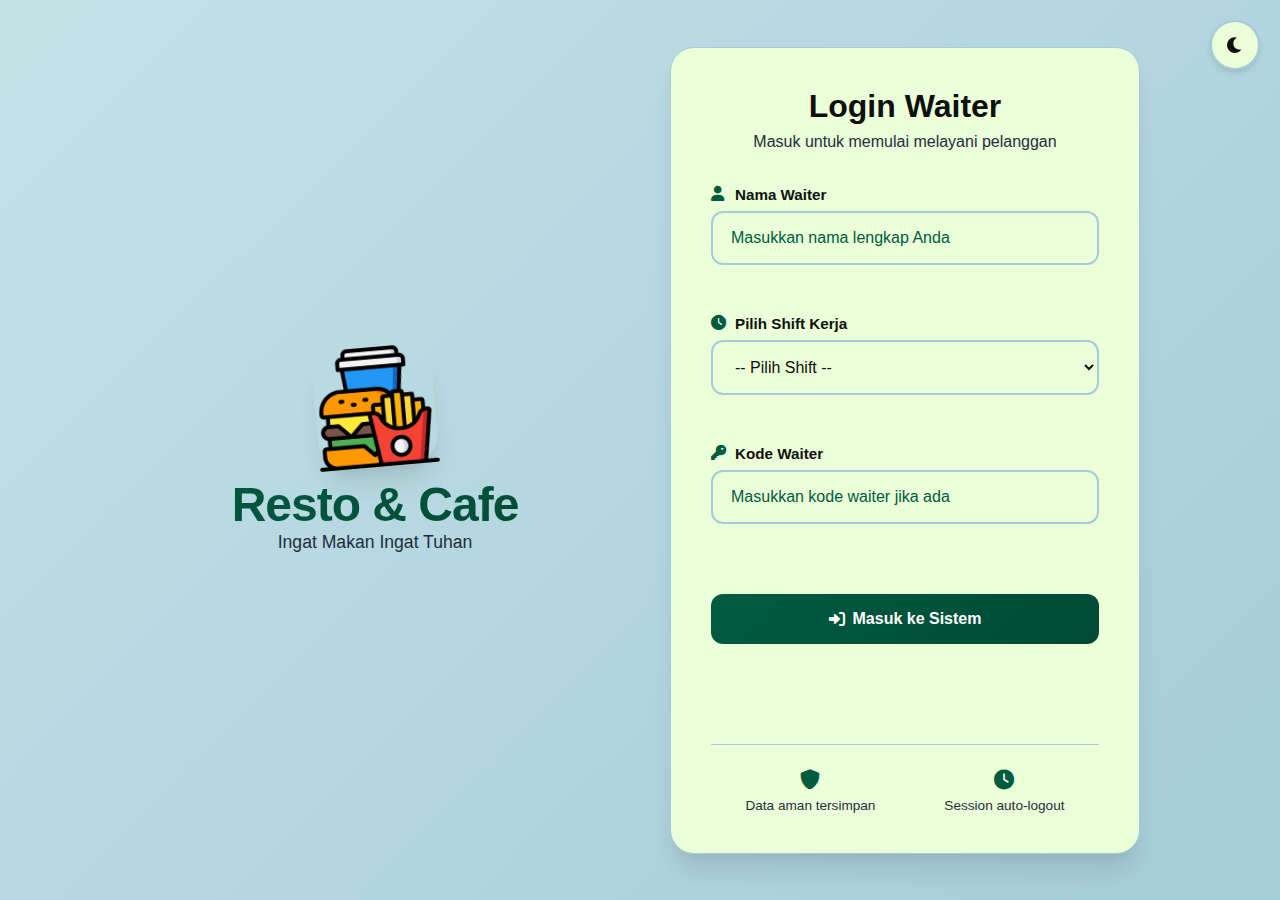
<file: index.html>
<!DOCTYPE html>
<html lang="id">
<head>
    <meta charset="UTF-8">
    <meta name="viewport" content="width=device-width, initial-scale=1.0">
    <title>Sistem Pemesanan Restoran - Login</title>
    <link href="https://cdnjs.cloudflare.com/ajax/libs/font-awesome/6.0.0/css/all.min.css" rel="stylesheet">
    <link rel="stylesheet" href="./assets/css/style.css">
    <link rel="icon" href="./assets/img/burger.png">
</head>
<body class="light-theme">
    <!-- Theme Toggle -->
    <div class="theme-toggle">
        <button id="tombolTheme" class="btn-theme">
            <i class="fas fa-moon"></i>
        </button>
    </div>

    <div class="container">
        <div class="login-wrapper">
            <!-- Logo dan Brand -->
            <div class="brand-section">
                <div class="logo">
                    <img src="./assets/img/burger.png" alt="logo">
                    <!-- <i class="fas fa-utensils"></i> -->
                </div>
                <h1>Resto & Cafe</h1>
                <p class="tagline">Ingat Makan Ingat Tuhan</p>
            </div>

            <!-- Form Login -->
            <div class="login-card">
                <div class="card-header">
                    <h2>Login Waiter</h2>
                    <p>Masuk untuk memulai melayani pelanggan</p>
                </div>

                <form id="formLogin" class="login-form">
                    <div class="form-group">
                        <label for="namaWaiter">
                            <i class="fas fa-user"></i>
                            Nama Waiter
                        </label>
                        <input 
                            type="text" 
                            id="namaWaiter" 
                            required 
                            placeholder="Masukkan nama lengkap Anda"
                            autocomplete="name"
                        >
                        <div class="input-feedback"></div>
                    </div>

                    <div class="form-group">
                        <label for="shiftWaiter">
                            <i class="fas fa-clock"></i>
                            Pilih Shift Kerja
                        </label>
                        <select id="shiftWaiter" required>
                            <option value="">-- Pilih Shift --</option>
                            <option value="pagi">🌅 Shift Pagi (06:00 - 14:00)</option>
                            <option value="siang">☀️ Shift Siang (14:00 - 22:00)</option>
                            <option value="malam">🌙 Shift Malam (22:00 - 06:00)</option>
                        </select>
                        <div class="input-feedback"></div>
                    </div>

                    <div class="form-group">
                        <label for="kodeWaiter">
                            <i class="fas fa-key"></i>
                            Kode Waiter
                        </label>
                        <input 
                            type="text" 
                            id="kodeWaiter" 
                            placeholder="Masukkan kode waiter jika ada"
                            maxlength="6"
                        >
                        <div class="input-feedback"></div>
                    </div>

                    <button type="submit" class="btn-login">
                        <span class="btn-text">
                            <i class="fas fa-sign-in-alt"></i>
                            Masuk ke Sistem
                        </span>
                        <div class="btn-loading">
                            <i class="fas fa-spinner fa-spin"></i>
                            Memproses...
                        </div>
                    </button>
                </form>

                <div id="pesanNotifikasi" class="notifikasi"></div>

                <!-- Informasi Tambahan -->
                <div class="info-section">
                    <div class="info-item">
                        <i class="fas fa-shield-alt"></i>
                        <span>Data aman tersimpan</span>
                    </div>
                    <div class="info-item">
                        <i class="fas fa-clock"></i>
                        <span>Session auto-logout</span>
                    </div>
                </div>
            </div>
        </div>
    </div>

    

    <!-- Load JavaScript sebagai module -->
    <script type="module" src="./src/main.js"></script>
</body>
</html>
</file>
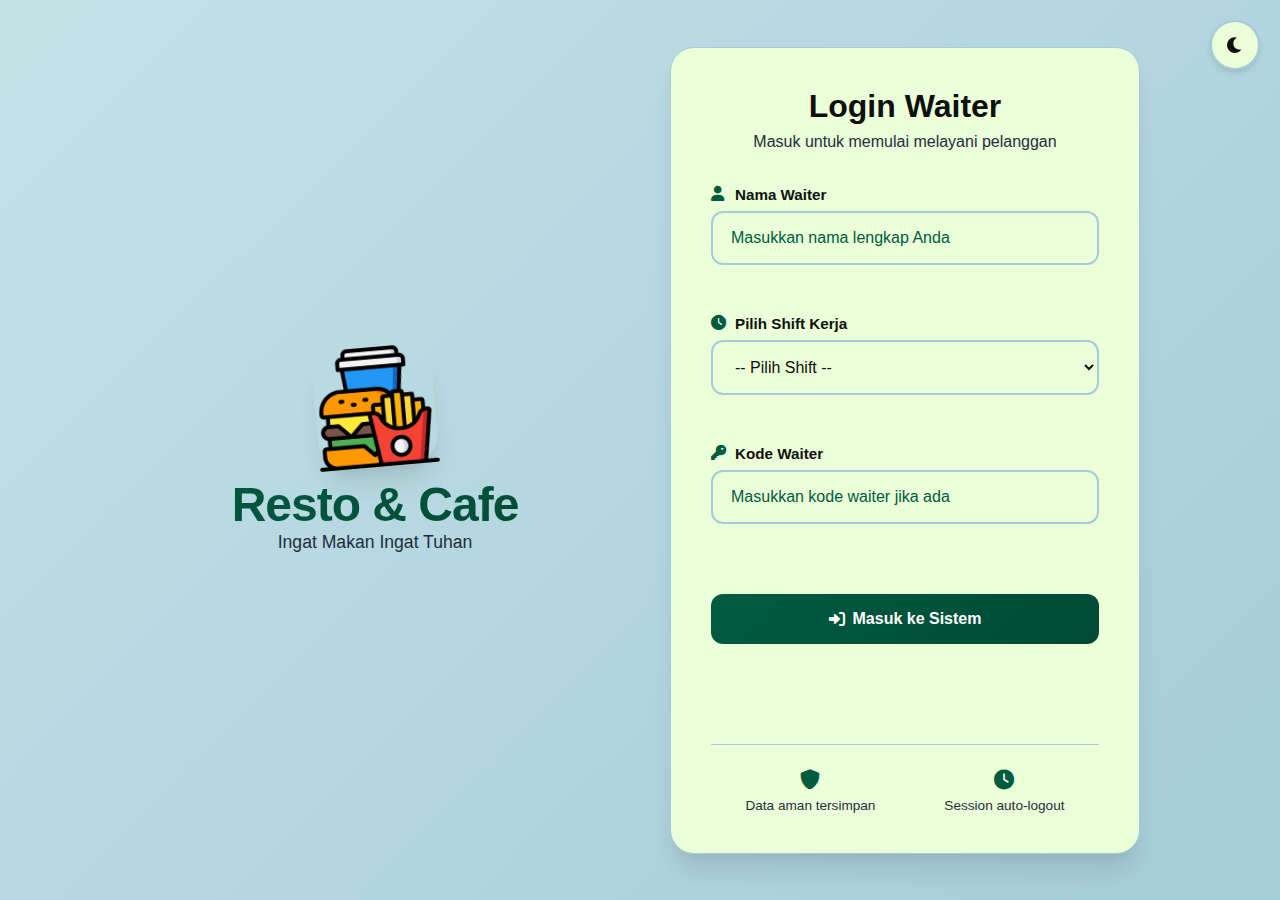
<file: menu.html>
<!DOCTYPE html>
<html lang="id">

<head>
    <meta charset="UTF-8">
    <meta name="viewport" content="width=device-width, initial-scale=1.0">
    <title>Menu Restoran - RestoOrder Pro</title>
    <link href="https://cdnjs.cloudflare.com/ajax/libs/font-awesome/6.0.0/css/all.min.css" rel="stylesheet">
    <link rel="stylesheet" href="./assets/css/menu.css">
    <link rel="icon" href="./assets/img/burger.png">
</head>

<body class="light-theme">
    <!-- Loading Screen -->
    <div id="loadingScreen" class="loading-screen">
        <div class="loading-content">
            <div class="logo-loader">
                <img src="./assets/img/burger.png" alt="logo">
                <!-- <i class="fas fa-utensils"></i> -->
            </div>
            <h2>Resto & Cafe</h2>
            <h3>Ingat Makan Ingat Tuhan</h3><br>
            <div class="container">
                <div class="bar"></div>
                <div class="bar"></div>
                <div class="bar"></div>
                <div class="bar"></div>
            </div>
            <p id="loadingText">Memuat menu restoran...</p>
        </div>
    </div>

    <!-- Main Container -->
    <div id="mainContainer" class="main-container hidden">
        <!-- Header -->
        <header class="header">
            <div class="header-content">
                <div class="brand-info">
                    <div class="logo-small">
                        <img src="./assets/img/burger.png" alt="logo">
                    </div>
                    <div class="brand-text">
                        <h1>Resto & Cafe</h1>
                        <span class="subtitle">Ingat Makan Ingat Tuhan</span>
                    </div>
                </div>

                <div class="waiter-section">
                    <div class="waiter-info">
                        <div class="waiter-avatar">
                            <i class="fas fa-user-tie"></i>
                        </div>
                        <div class="waiter-details">
                            <span id="namaWaiterTampil" class="waiter-name">Loading...</span>
                            <span id="shiftWaiterTampil" class="waiter-shift">-</span>
                        </div>
                    </div>

                    <div class="header-actions">
                        <button id="tombolTheme" class="btn-icon" title="Toggle Theme">
                            <i class="fas fa-moon"></i>
                        </button>
                        <button id="tombolHistory" class="btn-icon" title="History Order">
                            <i class="fas fa-history"></i>
                        </button>
                        <button id="tombolLogout" class="btn-logout">
                            <i class="fas fa-sign-out-alt"></i>
                            <span>Logout</span>
                        </button>
                    </div>
                </div>
            </div>
        </header>

        <!-- Main Content -->
        <main class="main-content">
            <!-- Sidebar Keranjang -->
            <aside class="sidebar">
                <div class="keranjang-header">
                    <div class="keranjang-title">
                        <i class="fas fa-shopping-cart"></i>
                        <h3>Keranjang Pesanan</h3>
                    </div>
                    <div class="keranjang-count">
                        <span id="jumlahItem">0</span>
                    </div>
                </div>

                <div id="daftarKeranjang" class="daftar-keranjang">
                    <div class="keranjang-kosong">
                        <i class="fas fa-shopping-cart"></i>
                        <p>Keranjang masih kosong</p>
                        <span>Tambahkan menu untuk memulai pesanan</span>
                    </div>
                </div>

                <div class="keranjang-summary">
                    <div class="summary-row">
                        <span>Subtotal:</span>
                        <span id="subtotalHarga">Rp 0</span>
                    </div>
                    <div class="summary-row">
                        <span>Pajak (10%):</span>
                        <span id="pajakHarga">Rp 0</span>
                    </div>
                    <div class="summary-row total-row">
                        <span><strong>Total:</strong></span>
                        <span id="totalHarga"><strong>Rp 0</strong></span>
                    </div>
                </div>

                <div class="keranjang-actions">
                    <button id="tombolCheckout" class="btn-checkout" disabled>
                        <i class="fas fa-credit-card"></i>
                        <span>Checkout Pesanan</span>
                    </button>
                    <button id="tombolBersihkanKeranjang" class="btn-clear">
                        <i class="fas fa-trash"></i>
                        <span>Kosongkan Keranjang</span>
                    </button>
                </div>
            </aside>

            <!-- Menu Area -->
            <section class="menu-area">
                <!-- Menu Controls -->
                <div class="menu-controls">
                    <div class="filter-section">
                        <div class="filter-label">
                            <i class="fas fa-filter"></i>
                            <span>Kategori:</span>
                        </div>
                        <div class="filter-buttons">
                            <button class="btn-filter active" data-kategori="semua">
                                <i class="fas fa-th-large"></i>
                                <span>Semua</span>
                            </button>
                            <button class="btn-filter" data-kategori="appetizer">
                                <i class="fas fa-seedling"></i>
                                <span>Appetizer</span>
                            </button>
                            <button class="btn-filter" data-kategori="main_course">
                                <i class="fas fa-drumstick-bite"></i>
                                <span>Main Course</span>
                            </button>
                            <button class="btn-filter" data-kategori="dessert">
                                <i class="fas fa-ice-cream"></i>
                                <span>Dessert</span>
                            </button>
                            <button class="btn-filter" data-kategori="beverages">
                                <i class="fas fa-coffee"></i>
                                <span>Beverages</span>
                            </button>
                        </div>
                    </div>

                    <div class="search-section">
                        <div class="search-input-wrapper">
                            <i class="fas fa-search"></i>
                            <input type="text" id="inputPencarian" placeholder="Cari menu favorit Anda..."
                                class="search-input">
                            <button id="clearSearch" class="clear-search">
                                <i class="fas fa-times"></i>
                            </button>
                        </div>
                    </div>
                </div>

                <!-- Menu Status -->
                <div id="statusMenu" class="menu-status">
                    <div id="statusLoading" class="status-item loading">
                        <div class="container2">
                            <div class="dot"></div>
                            <div class="dot"></div>
                            <div class="dot"></div>
                            <div class="dot"></div>
                            <div class="dot"></div>
                            <div class="dot"></div>
                            <div class="dot"></div>
                            <div class="dot"></div>
                        </div>
                        <!-- <div class="spinner-modern">
                            <div class="spinner-ring"></div>
                        </div> -->
                        <div class="status-text">
                            <h3>Memuat Menu</h3>
                            <p>Sedang mengambil daftar menu terbaru...</p>
                        </div>
                    </div>

                    <div id="statusError" class="status-item error hidden">
                        <i class="fas fa-exclamation-triangle"></i>
                        <div class="status-text">
                            <h3>Gagal Memuat Menu</h3>
                            <p>Terjadi kesalahan saat mengambil data menu</p>
                            <button id="tombolCobaLagi" class="btn-retry">
                                <i class="fas fa-redo"></i>
                                Coba Lagi
                            </button>
                        </div>
                    </div>

                    <div id="statusKosong" class="status-item empty hidden">
                        <i class="fas fa-search"></i>
                        <div class="status-text">
                            <h3>Menu Tidak Ditemukan</h3>
                            <p>Tidak ada menu yang sesuai dengan pencarian Anda</p>
                        </div>
                    </div>
                </div>

                <!-- Daftar Menu -->
                <div id="daftarMenu" class="daftar-menu hidden">
                    <!-- Menu items akan ditampilkan di sini -->
                </div>
            </section>
        </main>
    </div>

    <!-- Modal Checkout -->
    <div id="modalCheckout" class="modal">
        <div class="modal-overlay"></div>
        <div class="modal-content">
            <div class="modal-header">
                <h3><i class="fas fa-receipt"></i> Konfirmasi Pesanan</h3>
                <button class="modal-close" id="closeCheckout">
                    <i class="fas fa-times"></i>
                </button>
            </div>

            <div class="modal-body">
                <div class="order-info">
                    <div class="info-row">
                        <span>Waiter:</span>
                        <span id="checkoutWaiter">-</span>
                    </div>
                    <div class="info-row">
                        <span>Order ID:</span>
                        <span id="checkoutOrderId">-</span>
                    </div>
                    <div class="info-row">
                        <span>Waktu:</span>
                        <span id="checkoutWaktu">-</span>
                    </div>
                </div>

                <div id="ringkasanPesanan" class="ringkasan-pesanan">
                    <!-- Ringkasan akan diisi oleh JavaScript -->
                </div>

                <div class="checkout-total">
                    <div class="total-row">
                        <span>Subtotal:</span>
                        <span id="checkoutSubtotal">Rp 0</span>
                    </div>
                    <div class="total-row">
                        <span>Pajak (10%):</span>
                        <span id="checkoutPajak">Rp 0</span>
                    </div>
                    <div class="total-row final-total">
                        <span><strong>Total Bayar:</strong></span>
                        <span id="checkoutTotal"><strong>Rp 0</strong></span>
                    </div>
                </div>
            </div>

            <div class="modal-actions">
                <button id="konfirmasiCheckout" class="btn-confirm">
                    <i class="fas fa-check"></i>
                    Konfirmasi Pesanan
                </button>
                <button id="batalCheckout" class="btn-cancel">
                    <i class="fas fa-times"></i>
                    Batal
                </button>
            </div>
        </div>
    </div>

    <!-- Modal History -->
    <div id="modalHistory" class="modal">
        <div class="modal-overlay"></div>
        <div class="modal-content modal-large">
            <div class="modal-header">
                <h3><i class="fas fa-history"></i> History Pesanan</h3>
                <button class="modal-close" id="closeHistory">
                    <i class="fas fa-times"></i>
                </button>
            </div>

            <div class="modal-body">
                <div class="history-filters">
                    <button class="filter-history active" data-hari="semua">Semua</button>
                    <button class="filter-history" data-hari="hari_ini">Hari Ini</button>
                    <button class="filter-history" data-hari="kemarin">Kemarin</button>
                    <button class="filter-history" data-hari="3_hari">3 Hari Terakhir</button>
                </div>

                <div id="daftarHistory" class="daftar-history">
                    <!-- History akan diisi oleh JavaScript -->
                </div>
            </div>
        </div>
    </div>

    <!-- Toast Notifications -->
    <div id="toastContainer" class="toast-container"></div>

    <!-- JavaScript -->
    <script type="module" src="./src/menu.js"></script>
</body>

</html>
</file>
<file: assets/css/style.css>
/* ===== CSS VARIABLES untuk THEME ===== */
:root {
    /* Light Theme - Warna Baru */
    --primary-color: #005B41;
    --primary-hover: #004a35;
    --secondary-color: #008170;
    --accent-color: #8DBCC7;

    --bg-primary: #EBFFD8;
    --bg-secondary: #C4E1E6;
    --bg-tertiary: #A4CCD9;
    --bg-quaternary: #8DBCC7;

    --text-primary: #0F0F0F;
    --text-secondary: #232D3F;
    --text-muted: #005B41;
    --text-inverse: #EBFFD8;

    --border-color: #A4CCD9;
    --border-hover: #8DBCC7;
    --border-focus: var(--primary-color);

    --success-color: #008170;
    --warning-color: #e67e22;
    --error-color: #e74c3c;
    --info-color: #005B41;

    --shadow-sm: 0 1px 2px 0 rgba(15, 15, 15, 0.05);
    --shadow-md: 0 4px 6px -1px rgba(15, 15, 15, 0.1), 0 2px 4px -1px rgba(15, 15, 15, 0.06);
    --shadow-lg: 0 10px 15px -3px rgba(15, 15, 15, 0.1), 0 4px 6px -2px rgba(15, 15, 15, 0.05);
    --shadow-xl: 0 20px 25px -5px rgba(15, 15, 15, 0.1), 0 10px 10px -5px rgba(15, 15, 15, 0.04);

    --radius-sm: 6px;
    --radius-md: 8px;
    --radius-lg: 12px;
    --radius-xl: 16px;
    --radius-full: 9999px;

    --spacing-xs: 4px;
    --spacing-sm: 8px;
    --spacing-md: 16px;
    --spacing-lg: 24px;
    --spacing-xl: 32px;
}

/* Dark Theme - Warna Baru */
.dark-theme {
    --primary-color: #008170;
    --primary-hover: #00a085;
    --secondary-color: #005B41;
    --accent-color: #232D3F;

    --bg-primary: #0F0F0F;
    --bg-secondary: #232D3F;
    --bg-tertiary: #005B41;
    --bg-quaternary: #008170;

    --text-primary: #EBFFD8;
    --text-secondary: #C4E1E6;
    --text-muted: #A4CCD9;
    --text-inverse: #0F0F0F;

    --border-color: #232D3F;
    --border-hover: #005B41;
    --border-focus: var(--primary-color);

    --success-color: #008170;
    --warning-color: #f39c12;
    --error-color: #e74c3c;
    --info-color: #008170;

    --shadow-sm: 0 1px 2px 0 rgba(0, 0, 0, 0.3);
    --shadow-md: 0 4px 6px -1px rgba(0, 0, 0, 0.3), 0 2px 4px -1px rgba(0, 0, 0, 0.2);
    --shadow-lg: 0 10px 15px -3px rgba(0, 0, 0, 0.3), 0 4px 6px -2px rgba(0, 0, 0, 0.2);
    --shadow-xl: 0 20px 25px -5px rgba(0, 0, 0, 0.4), 0 10px 10px -5px rgba(0, 0, 0, 0.3);
}


/* ===== BASE STYLES ===== */
* {
    margin: 0;
    padding: 0;
    box-sizing: border-box;
}

body {
    font-family: -apple-system, BlinkMacSystemFont, 'Segoe UI', Roboto, 'Helvetica Neue', Arial, sans-serif;
    background: linear-gradient(135deg, var(--bg-secondary) 0%, var(--bg-tertiary) 100%);
    color: var(--text-primary);
    min-height: 100vh;
    transition: all 0.4s cubic-bezier(0.4, 0, 0.2, 1);
    overflow-x: hidden;
}

/* ===== THEME TOGGLE ===== */
.theme-toggle {
    position: fixed;
    top: 20px;
    right: 20px;
    z-index: 1000;
}

.btn-theme {
    width: 50px;
    height: 50px;
    border: none;
    border-radius: 50%;
    background: var(--bg-primary);
    color: var(--text-primary);
    border: 2px solid var(--border-color);
    cursor: pointer;
    display: flex;
    align-items: center;
    justify-content: center;
    font-size: 18px;
    transition: all 0.3s cubic-bezier(0.4, 0, 0.2, 1);
    box-shadow: var(--shadow-md);
}

.btn-theme:hover {
    transform: scale(1.1);
    box-shadow: var(--shadow-lg);
    border-color: var(--primary-color);
}

/* ===== CONTAINER & LAYOUT ===== */
.container {
    min-height: 100vh;
    display: flex;
    align-items: center;
    justify-content: center;
    padding: 20px;
}

.login-wrapper {
    display: grid;
    grid-template-columns: 1fr 1fr;
    gap: 60px;
    max-width: 1000px;
    width: 100%;
    align-items: center;
}

/* ===== BRAND SECTION ===== */
.brand-section {
    text-align: center;
    animation: slideInLeft 0.8s cubic-bezier(0.4, 0, 0.2, 1);
}

.logo {
    width: 120px;
    height: 120px;
    margin: 0 auto 10px;
    /* background: linear-gradient(135deg, var(--primary-color), var(--secondary-color)); */
    border-radius: 30px;
    display: flex;
    align-items: center;
    justify-content: center;
    font-size: 48px;
    color: white;
    box-shadow: var(--shadow-xl);
    transform: rotate(-5deg);
    transition: transform 0.3s cubic-bezier(0.4, 0, 0.2, 1);
}

.logo:hover {
    transform: rotate(0deg) scale(1.05);
}

.logo img {
    width: 100%;
    height: 100%;
}

.brand-section h1 {
    font-size: 3rem;
    font-weight: 800;
    background: linear-gradient(135deg, var(--primary-color), var(--primary-hover));
    -webkit-background-clip: text;
    -webkit-text-fill-color: transparent;
    background-clip: text;
    letter-spacing: -1px;
}

.tagline {
    color: var(--text-secondary);
    font-size: 1.1rem;
    font-weight: 400;
}

/* ===== LOGIN CARD ===== */
.login-card {
    background: var(--bg-primary);
    border-radius: 24px;
    padding: 40px;
    box-shadow: var(--shadow-xl);
    border: 1px solid var(--border-color);
    animation: slideInRight 0.8s cubic-bezier(0.4, 0, 0.2, 1);
    transition: all 0.4s cubic-bezier(0.4, 0, 0.2, 1);
}

.login-card:hover {
    box-shadow: 0 25px 50px -12px rgba(0, 0, 0, 0.15);
}

.card-header {
    text-align: center;
    margin-bottom: 35px;
}

.card-header h2 {
    font-size: 2rem;
    font-weight: 700;
    color: var(--text-primary);
    margin-bottom: 8px;
}

.card-header p {
    color: var(--text-secondary);
    font-size: 1rem;
}

/* ===== FORM STYLES ===== */
.form-group {
    margin-bottom: 25px;
}

.form-group label {
    display: flex;
    align-items: center;
    gap: 8px;
    margin-bottom: 8px;
    color: var(--text-primary);
    font-weight: 600;
    font-size: 0.95rem;
}

.form-group label i {
    color: var(--primary-color);
    width: 16px;
}

input,
select {
    width: 100%;
    padding: 16px 18px;
    border: 2px solid var(--border-color);
    border-radius: 12px;
    font-size: 16px;
    background: var(--bg-primary);
    color: var(--text-primary);
    transition: all 0.3s cubic-bezier(0.4, 0, 0.2, 1);
    outline: none;
}

input:focus,
select:focus {
    border-color: var(--primary-color);
    box-shadow: 0 0 0 3px rgba(99, 102, 241, 0.1);
    transform: translateY(-2px);
}

input:hover,
select:hover {
    border-color: var(--border-hover);
}

input::placeholder {
    color: var(--text-muted);
}

/* Input Feedback */
.input-feedback {
    margin-top: 5px;
    font-size: 0.85rem;
    min-height: 20px;
    transition: all 0.3s ease;
}

.input-feedback.error {
    color: var(--error-color);
}

.input-feedback.success {
    color: var(--success-color);
}

/* ===== BUTTON STYLES ===== */
.btn-login {
    width: 100%;
    padding: 16px;
    background: linear-gradient(135deg, var(--primary-color), var(--primary-hover));
    color: white;
    border: none;
    border-radius: 12px;
    font-size: 16px;
    font-weight: 600;
    cursor: pointer;
    position: relative;
    overflow: hidden;
    transition: all 0.3s cubic-bezier(0.4, 0, 0.2, 1);
    margin: 20px 0;
}

.btn-login:hover {
    transform: translateY(-2px);
    box-shadow: 0 10px 25px rgba(99, 102, 241, 0.4);
}

.btn-login:active {
    transform: translateY(0);
}

.btn-login.loading {
    pointer-events: none;
}

.btn-text,
.btn-loading {
    display: flex;
    align-items: center;
    justify-content: center;
    gap: 8px;
    transition: all 0.3s ease;
}

.btn-loading {
    position: absolute;
    top: 50%;
    left: 50%;
    transform: translate(-50%, -50%);
    opacity: 0;
}

.btn-login.loading .btn-text {
    opacity: 0;
}

.btn-login.loading .btn-loading {
    opacity: 1;
}

/* ===== NOTIFIKASI ===== */
.notifikasi {
    margin-top: 20px;
    padding: 15px;
    border-radius: 10px;
    font-size: 0.95rem;
    font-weight: 500;
    transition: all 0.3s ease;
    transform: translateY(-10px);
    opacity: 0;
    visibility: hidden;
}

.notifikasi.show {
    transform: translateY(0);
    opacity: 1;
    visibility: visible;
}

.notifikasi.success {
    background: rgba(16, 185, 129, 0.1);
    color: var(--success-color);
    border: 1px solid rgba(16, 185, 129, 0.2);
}

.notifikasi.error {
    background: rgba(239, 68, 68, 0.1);
    color: var(--error-color);
    border: 1px solid rgba(239, 68, 68, 0.2);
}

.notifikasi.info {
    background: rgba(59, 130, 246, 0.1);
    color: var(--info-color);
    border: 1px solid rgba(59, 130, 246, 0.2);
}

/* ===== INFO SECTION ===== */
.info-section {
    display: flex;
    justify-content: space-around;
    margin-top: 30px;
    padding-top: 25px;
    border-top: 1px solid var(--border-color);
}

.info-item {
    display: flex;
    flex-direction: column;
    align-items: center;
    gap: 8px;
    color: var(--text-secondary);
    font-size: 0.85rem;
    text-align: center;
}

.info-item i {
    font-size: 20px;
    color: var(--primary-color);
}

/* ===== ANIMATIONS ===== */
@keyframes slideInLeft {
    from {
        opacity: 0;
        transform: translateX(-50px);
    }

    to {
        opacity: 1;
        transform: translateX(0);
    }
}

@keyframes slideInRight {
    from {
        opacity: 0;
        transform: translateX(50px);
    }

    to {
        opacity: 1;
        transform: translateX(0);
    }
}

@keyframes pulse {

    0%,
    100% {
        transform: scale(1);
    }

    50% {
        transform: scale(1.05);
    }
}

/* ===== RESPONSIVE DESIGN ===== */
@media (max-width: 768px) {
    .theme-toggle {
        top: 15px;
        right: 15px;
    }

    .btn-theme {
        width: 45px;
        height: 45px;
        font-size: 16px;
    }

    .container {
        padding: 15px;
    }

    .login-wrapper {
        grid-template-columns: 1fr;
        gap: 40px;
        max-width: 400px;
    }

    .brand-section h1 {
        font-size: 2.2rem;
    }

    .logo {
        width: 90px;
        height: 90px;
        font-size: 36px;
        border-radius: 20px;
    }

    .login-card {
        padding: 30px 25px;
        border-radius: 20px;
    }

    .card-header h2 {
        font-size: 1.6rem;
    }

    input,
    select,
    .btn-login {
        padding: 14px 16px;
        font-size: 15px;
    }

    .info-section {
        flex-direction: column;
        gap: 15px;
    }

    .info-item {
        flex-direction: row;
        justify-content: center;
    }
}

@media (max-width: 480px) {
    .container {
        padding: 10px;
    }

    .login-card {
        padding: 25px 20px;
    }

    .brand-section h1 {
        font-size: 1.8rem;
    }

    .tagline {
        font-size: 1rem;
    }
}

/* ===== ACCESSIBILITY ===== */
@media (prefers-reduced-motion: reduce) {

    *,
    *::before,
    *::after {
        animation-duration: 0.01ms !important;
        animation-iteration-count: 1 !important;
        transition-duration: 0.01ms !important;
    }
}

/* Focus visible untuk keyboard navigation */
input:focus-visible,
select:focus-visible,
button:focus-visible {
    outline: 2px solid var(--primary-color);
    outline-offset: 2px;
}
</file>
<file: assets/css/menu.css>
/* ===== CSS VARIABLES ===== */
 :root {
     /* Light Theme - Warna Baru */
     --primary-color: #005B41;
     --primary-hover: #004a35;
     --secondary-color: #008170;
     --accent-color: #8DBCC7;

     --bg-primary: #EBFFD8;
     --bg-secondary: #C4E1E6;
     --bg-tertiary: #A4CCD9;
     --bg-quaternary: #8DBCC7;

     --text-primary: #0F0F0F;
     --text-secondary: #232D3F;
     --text-muted: #005B41;
     --text-inverse: #EBFFD8;

     --border-color: #A4CCD9;
     --border-hover: #8DBCC7;
     --border-focus: var(--primary-color);

     --success-color: #008170;
     --warning-color: #e67e22;
     --error-color: #e74c3c;
     --info-color: #005B41;

     --shadow-sm: 0 1px 2px 0 rgba(15, 15, 15, 0.05);
     --shadow-md: 0 4px 6px -1px rgba(15, 15, 15, 0.1), 0 2px 4px -1px rgba(15, 15, 15, 0.06);
     --shadow-lg: 0 10px 15px -3px rgba(15, 15, 15, 0.1), 0 4px 6px -2px rgba(15, 15, 15, 0.05);
     --shadow-xl: 0 20px 25px -5px rgba(15, 15, 15, 0.1), 0 10px 10px -5px rgba(15, 15, 15, 0.04);

     --radius-sm: 6px;
     --radius-md: 8px;
     --radius-lg: 12px;
     --radius-xl: 16px;
     --radius-full: 9999px;

     --spacing-xs: 4px;
     --spacing-sm: 8px;
     --spacing-md: 16px;
     --spacing-lg: 24px;
     --spacing-xl: 32px;
 }

 /* Dark Theme - Warna Baru */
 .dark-theme {
     --primary-color: #008170;
     --primary-hover: #00a085;
     --secondary-color: #005B41;
     --accent-color: #232D3F;

     --bg-primary: #0F0F0F;
     --bg-secondary: #232D3F;
     --bg-tertiary: #005B41;
     --bg-quaternary: #008170;

     --text-primary: #EBFFD8;
     --text-secondary: #C4E1E6;
     --text-muted: #A4CCD9;
     --text-inverse: #0F0F0F;

     --border-color: #232D3F;
     --border-hover: #005B41;
     --border-focus: var(--primary-color);

     --success-color: #008170;
     --warning-color: #f39c12;
     --error-color: #e74c3c;
     --info-color: #008170;

     --shadow-sm: 0 1px 2px 0 rgba(0, 0, 0, 0.3);
     --shadow-md: 0 4px 6px -1px rgba(0, 0, 0, 0.3), 0 2px 4px -1px rgba(0, 0, 0, 0.2);
     --shadow-lg: 0 10px 15px -3px rgba(0, 0, 0, 0.3), 0 4px 6px -2px rgba(0, 0, 0, 0.2);
     --shadow-xl: 0 20px 25px -5px rgba(0, 0, 0, 0.4), 0 10px 10px -5px rgba(0, 0, 0, 0.3);
 }

 /* ===== BASE STYLES ===== */
 * {
     margin: 0;
     padding: 0;
     box-sizing: border-box;
 }

 body {
     font-family: -apple-system, BlinkMacSystemFont, 'Segoe UI', Roboto, 'Helvetica Neue', Arial, sans-serif;
     background: var(--bg-secondary);
     color: var(--text-primary);
     line-height: 1.6;
     transition: all 0.4s cubic-bezier(0.4, 0, 0.2, 1);
 }

 .hidden {
     display: none !important;
 }

 .loading-screen {
     position: fixed;
     top: 0;
     left: 0;
     right: 0;
     bottom: 0;
     background: var(--bg-primary);
     display: flex;
     align-items: center;
     justify-content: center;
     z-index: 9999;
     transition: opacity 0.5s ease-out;
 }

 .loading-screen.fade-out {
     opacity: 0;
     pointer-events: none;
 }

 .loading-content {
     display: flex;
     flex-direction: column;
     align-items: center;
     text-align: center;
     padding: var(--spacing-xl);
 }

 .logo-loader {
     width: 80px;
     height: 80px;
     margin: 0 auto var(--spacing-lg);
     /* background: linear-gradient(135deg, var(--primary-color), var(--secondary-color)); */
     border-radius: var(--radius-xl);
     display: flex;
     align-items: center;
     justify-content: center;
     font-size: 32px;
     color: white;
     animation: pulse 2s infinite;
 }

 .logo-loader img {
     width: 100px;
     height: 100px;
 }

 .loading-content h2 {
     font-size: 2rem;
     font-weight: 700;
     margin-bottom: var(--spacing-md);
     background: linear-gradient(135deg, var(--primary-color), var(--secondary-color));
     -webkit-background-clip: text;
     -webkit-text-fill-color: transparent;
     background-clip: text;
 }

 .container {
     --uib-size: 35px;
     --uib-color: black;
     --uib-speed: 1s;
     --uib-stroke: 3.5px;
     display: flex;
     align-items: center;
     justify-content: space-between;
     width: var(--uib-size);
     height: calc(var(--uib-size) * 0.9);
 }

 .bar {
     width: var(--uib-stroke);
     height: 100%;
     background: linear-gradient(135deg, var(--primary-color), var(--secondary-color));
     /* background-color: var(--uib-color); */
     transition: background-color 0.3s ease;
 }

 .bar:nth-child(1) {
     animation: grow var(--uib-speed) ease-in-out calc(var(--uib-speed) * -0.45) infinite;
 }

 .bar:nth-child(2) {
     animation: grow var(--uib-speed) ease-in-out calc(var(--uib-speed) * -0.3) infinite;
 }

 .bar:nth-child(3) {
     animation: grow var(--uib-speed) ease-in-out calc(var(--uib-speed) * -0.15) infinite;
 }

 .bar:nth-child(4) {
     animation: grow var(--uib-speed) ease-in-out infinite;
 }

 @keyframes grow {

     0%,
     100% {
         transform: scaleY(0.3);
     }

     50% {
         transform: scaleY(1);
     }
 }

 /* ===== MAIN LAYOUT ===== */
 .main-container {
     min-height: 100vh;
     display: flex;
     flex-direction: column;
 }

 /* ===== HEADER ===== */
 .header {
     background: linear-gradient(135deg, var(--primary-color), var(--secondary-color));
     color: white;
     padding: var(--spacing-md) var(--spacing-xl);
     box-shadow: var(--shadow-lg);
     position: sticky;
     top: 0;
     z-index: 100;
 }

 .header-content {
     display: flex;
     justify-content: space-between;
     align-items: center;
     max-width: 1400px;
     margin: 0 auto;
     gap: var(--spacing-lg);
 }

 .brand-info {
     display: flex;
     align-items: center;
     gap: var(--spacing-md);
 }

 .logo-small {
     width: 50px;
     height: 50px;
     /* background: rgba(255, 255, 255, 0.2); */
     border-radius: var(--radius-lg);
     display: flex;
     align-items: center;
     justify-content: center;
     font-size: 20px;
     backdrop-filter: blur(10px);
 }

 .logo-small img {
     width: 100%;
     height: 100%;
 }

 .brand-text h1 {
     font-size: 1.5rem;
     font-weight: 700;
     margin-bottom: -2px;
 }

 .subtitle {
     font-size: 0.8rem;
     opacity: 0.9;
 }

 .waiter-section {
     display: flex;
     align-items: center;
     gap: var(--spacing-lg);
 }

 .waiter-info {
     display: flex;
     align-items: center;
     gap: var(--spacing-md);
     padding: var(--spacing-sm) var(--spacing-md);
     background: rgba(255, 255, 255, 0.1);
     border-radius: var(--radius-lg);
     backdrop-filter: blur(10px);
 }

 .waiter-avatar {
     width: 40px;
     height: 40px;
     background: rgba(255, 255, 255, 0.2);
     border-radius: 50%;
     display: flex;
     align-items: center;
     justify-content: center;
     font-size: 16px;
 }

 .waiter-details {
     display: flex;
     flex-direction: column;
 }

 .waiter-name {
     font-weight: 600;
     font-size: 0.9rem;
 }

 .waiter-shift {
     font-size: 0.75rem;
     opacity: 0.8;
     text-transform: uppercase;
     letter-spacing: 0.5px;
 }

 .header-actions {
     display: flex;
     align-items: center;
     gap: var(--spacing-sm);
 }

 .btn-icon {
     width: 40px;
     height: 40px;
     border: none;
     border-radius: 50%;
     background: rgba(255, 255, 255, 0.1);
     color: white;
     cursor: pointer;
     display: flex;
     align-items: center;
     justify-content: center;
     transition: all 0.3s ease;
     backdrop-filter: blur(10px);
 }

 .btn-icon:hover {
     background: rgba(255, 255, 255, 0.2);
     transform: scale(1.05);
 }

 .btn-logout {
     display: flex;
     align-items: center;
     gap: var(--spacing-sm);
     padding: var(--spacing-sm) var(--spacing-md);
     background: rgba(224, 36, 36, 0.10);
     color: white;
     border: 1px solid rgba(239, 68, 68, 0.3);
     border-radius: var(--radius-lg);
     cursor: pointer;
     transition: all 0.3s ease;
     backdrop-filter: blur(10px);
     font-size: 0.9rem;
 }

 .btn-logout:hover {
     background: #E62727;
     transform: translateY(-1px);
 }

 /* ===== MAIN CONTENT ===== */
 .main-content {
     flex: 1;
     display: grid;
     grid-template-columns: 350px 1fr;
     gap: var(--spacing-xl);
     padding: var(--spacing-xl);
     max-width: 1400px;
     margin: 0 auto;
     width: 100%;
 }

 /* ===== SIDEBAR KERANJANG ===== */
 .sidebar {
     background: var(--bg-primary);
     border-radius: var(--radius-xl);
     box-shadow: var(--shadow-lg);
     border: 1px solid var(--border-color);
     height: fit-content;
     position: sticky;
     top: calc(80px + var(--spacing-xl));
     overflow: hidden;
 }

 .keranjang-header {
     display: flex;
     justify-content: space-between;
     align-items: center;
     padding: var(--spacing-lg);
     border-bottom: 2px solid var(--border-color);
     background: linear-gradient(135deg, var(--bg-secondary), var(--bg-tertiary));
 }

 .keranjang-title {
     display: flex;
     align-items: center;
     gap: var(--spacing-sm);
     color: var(--text-primary);
 }

 .keranjang-title h3 {
     font-size: 1.1rem;
     font-weight: 600;
 }

 .keranjang-count {
     width: 30px;
     height: 30px;
     background: var(--primary-color);
     color: white;
     border-radius: 50%;
     display: flex;
     align-items: center;
     justify-content: center;
     font-size: 0.9rem;
     font-weight: 600;
 }

 .daftar-keranjang {
     max-height: 400px;
     overflow-y: auto;
     scrollbar-width: thin;
     scrollbar-color: var(--border-color) transparent;
 }

 .daftar-keranjang::-webkit-scrollbar {
     width: 6px;
 }

 .daftar-keranjang::-webkit-scrollbar-track {
     background: transparent;
 }

 .daftar-keranjang::-webkit-scrollbar-thumb {
     background: var(--border-color);
     border-radius: 3px;
 }

 .keranjang-kosong {
     text-align: center;
     padding: var(--spacing-xl);
     color: var(--text-muted);
 }

 .keranjang-kosong i {
     font-size: 48px;
     margin-bottom: var(--spacing-md);
     opacity: 0.5;
 }

 .keranjang-kosong p {
     font-size: 1rem;
     font-weight: 500;
     margin-bottom: var(--spacing-xs);
 }

 .keranjang-kosong span {
     font-size: 0.85rem;
 }

 .item-keranjang {
     display: flex;
     align-items: center;
     padding: var(--spacing-md);
     border-bottom: 1px solid var(--border-color);
     transition: background 0.2s ease;
 }

 .item-keranjang:hover {
     background: var(--bg-secondary);
 }

 .item-info {
     flex: 1;
     margin-right: var(--spacing-md);
 }

 .item-nama {
     font-weight: 600;
     color: var(--text-primary);
     font-size: 0.9rem;
     margin-bottom: 2px;
 }

 .item-harga {
     color: var(--text-secondary);
     font-size: 0.8rem;
 }

 .quantity-controls {
     display: flex;
     align-items: center;
     gap: var(--spacing-sm);
     background: var(--bg-secondary);
     border-radius: var(--radius-lg);
     padding: 4px;
 }

 .btn-quantity {
     width: 28px;
     height: 28px;
     border: none;
     border-radius: 50%;
     background: var(--primary-color);
     color: white;
     cursor: pointer;
     font-size: 12px;
     display: flex;
     align-items: center;
     justify-content: center;
     transition: all 0.2s ease;
 }

 .btn-quantity:hover {
     background: var(--primary-hover);
     transform: scale(1.1);
 }

 .btn-quantity:disabled {
     background: var(--border-color);
     cursor: not-allowed;
     transform: none;
 }

 .quantity {
     min-width: 35px;
     text-align: center;
     font-weight: 600;
     font-size: 0.9rem;
 }

 .keranjang-summary {
     padding: var(--spacing-lg);
     border-top: 2px solid var(--border-color);
     background: var(--bg-secondary);
 }

 .summary-row {
     display: flex;
     justify-content: space-between;
     margin-bottom: var(--spacing-sm);
     font-size: 0.9rem;
 }

 .total-row {
     font-size: 1rem;
     border-top: 1px solid var(--border-color);
     padding-top: var(--spacing-sm);
     margin-top: var(--spacing-sm);
 }

 .keranjang-actions {
     padding: var(--spacing-lg);
     background: var(--bg-tertiary);
 }

 .btn-checkout,
 .btn-clear {
     width: 100%;
     padding: var(--spacing-md);
     border: none;
     border-radius: var(--radius-lg);
     cursor: pointer;
     font-size: 0.9rem;
     font-weight: 600;
     margin-bottom: var(--spacing-sm);
     transition: all 0.3s ease;
     display: flex;
     align-items: center;
     justify-content: center;
     gap: var(--spacing-sm);
 }

 .btn-checkout {
     background: var(--success-color);
     color: white;
 }

 .btn-checkout:hover:not(:disabled) {
     background: #059669;
     transform: translateY(-2px);
 }

 .btn-checkout:disabled {
     background: var(--border-color);
     color: var(--text-muted);
     cursor: not-allowed;
     transform: none;
 }

 .btn-clear {
     background: var(--error-color);
     color: white;
 }

 .btn-clear:hover {
     background: #dc2626;
     transform: translateY(-2px);
 }

 /* ===== MENU AREA ===== */
 .menu-area {
     background: var(--bg-primary);
     border-radius: var(--radius-xl);
     padding: var(--spacing-xl);
     box-shadow: var(--shadow-lg);
     border: 1px solid var(--border-color);
 }

 .menu-controls {
     margin-bottom: var(--spacing-xl);
     display: flex;
     flex-direction: column;
     gap: var(--spacing-lg);
 }

 .filter-section {
     display: flex;
     align-items: center;
     gap: var(--spacing-lg);
     flex-wrap: wrap;
 }

 .filter-label {
     display: flex;
     align-items: center;
     gap: var(--spacing-sm);
     color: var(--text-secondary);
     font-weight: 500;
     white-space: nowrap;
 }

 .filter-buttons {
     display: flex;
     gap: var(--spacing-sm);
     flex-wrap: wrap;
 }

 .btn-filter {
     display: flex;
     align-items: center;
     gap: var(--spacing-sm);
     padding: var(--spacing-sm) var(--spacing-md);
     border: 2px solid var(--border-color);
     background: var(--bg-primary);
     color: var(--text-secondary);
     border-radius: var(--radius-full);
     cursor: pointer;
     transition: all 0.3s ease;
     font-size: 0.85rem;
     font-weight: 500;
 }

 .btn-filter:hover,
 .btn-filter.active {
     background: var(--primary-color);
     color: white;
     border-color: var(--primary-color);
     transform: translateY(-1px);
 }

 .search-section {
     display: flex;
     justify-content: center;
 }

 .search-input-wrapper {
     position: relative;
     max-width: 400px;
     width: 100%;
 }

 .search-input-wrapper i {
     position: absolute;
     left: var(--spacing-md);
     top: 50%;
     transform: translateY(-50%);
     color: var(--text-muted);
     font-size: 16px;
 }

 .search-input {
     width: 100%;
     padding: var(--spacing-md) var(--spacing-xl) var(--spacing-md) 48px;
     border: 2px solid var(--border-color);
     border-radius: var(--radius-full);
     background: var(--bg-primary);
     color: var(--text-primary);
     font-size: 1rem;
     outline: none;
     transition: all 0.3s ease;
 }

 .search-input:focus {
     border-color: var(--primary-color);
     box-shadow: 0 0 0 3px rgba(99, 102, 241, 0.1);
 }

 .clear-search {
     position: absolute;
     right: 12px;
     top: 50%;
     transform: translateY(-50%);
     width: 24px;
     height: 24px;
     border: none;
     background: none;
     color: var(--text-muted);
     cursor: pointer;
     border-radius: 50%;
     display: none;
     align-items: center;
     justify-content: center;
     transition: all 0.2s ease;
 }

 .clear-search:hover {
     background: var(--bg-secondary);
 }

 /* ===== MENU STATUS ===== */
 .menu-status {
     margin: var(--spacing-xl) 0;
 }

 .status-item {
     display: flex;
     align-items: center;
     justify-content: center;
     padding: var(--spacing-xl);
     text-align: center;
     gap: var(--spacing-lg);
 }

  .container2 {
    --uib-size: 40px;
    --uib-color: var(--primary-color);
    --uib-speed: .9s;
    --uib-center: calc(var(--uib-size) / 2 - var(--uib-size) / 5 / 2);
    position: relative;
    display: flex;
    align-items: center;
    justify-content: flex-start;
    height: var(--uib-size);
    width: var(--uib-size);
    animation: rotate calc(var(--uib-speed) * 3) linear infinite;
  }

  .dot {
    position: absolute;
    top: 0;
    left: 0;
    display: flex;
    align-items: center;
    justify-content: flex-start;
    height: 100%;
    width: 100%;
  }

  .dot::before {
    content: '';
    height: 20%;
    width: 20%;
    border-radius: 50%;
    background-color: var(--uib-color);
    animation: oscillate var(--uib-speed) ease-in-out infinite alternate;
    transition: background-color 0.3s ease;
  }

  .dot:nth-child(1)::before {
    transform: translateX(var(--uib-center));
  }

  .dot:nth-child(2) {
    transform: rotate(45deg);
  }

  .dot:nth-child(2)::before {
    transform: translateX(var(--uib-center));
    animation-delay: calc(var(--uib-speed) * -0.125);
  }

  .dot:nth-child(3) {
    transform: rotate(90deg);
  }

  .dot:nth-child(3)::before {
    transform: translateX(var(--uib-center));
    animation-delay: calc(var(--uib-speed) * -0.25);
  }

  .dot:nth-child(4) {
    transform: rotate(135deg);
  }

  .dot:nth-child(4)::before {
    transform: translateX(var(--uib-center));
    animation-delay: calc(var(--uib-speed) * -0.375);
  }

  .dot:nth-child(5) {
    transform: rotate(180deg);
  }

  .dot:nth-child(5)::before {
    transform: translateX(var(--uib-center));
    animation-delay: calc(var(--uib-speed) * -0.5);
  }

  .dot:nth-child(6) {
    transform: rotate(225deg);
  }

  .dot:nth-child(6)::before {
    transform: translateX(var(--uib-center));
    animation-delay: calc(var(--uib-speed) * -0.625);
  }

  .dot:nth-child(7) {
    transform: rotate(270deg);
  }

  .dot:nth-child(7)::before {
    transform: translateX(var(--uib-center));
    animation-delay: calc(var(--uib-speed) * -0.75);
  }

  .dot:nth-child(8) {
    transform: rotate(315deg);
  }

  .dot:nth-child(8)::before {
    transform: translateX(var(--uib-center));
    animation-delay: calc(var(--uib-speed) * -0.875);
  }

  @keyframes oscillate {
    0% {
      transform: translateX(var(--uib-center)) scale(0);
      opacity: 0.25;
    }

    100% {
      transform: translateX(0) scale(1);
      opacity: 1;
    }
  }

  @keyframes rotate {
    0% {
      transform: rotate(0deg);
    }
    100% {
      transform: rotate(360deg);
    }
  }

 /* .spinner-modern {
     position: relative;
     width: 60px;
     height: 60px;
 }

 .spinner-ring {
     position: absolute;
     width: 100%;
     height: 100%;
     border: 4px solid var(--bg-quaternary);
     border-top: 4px solid var(--primary-color);
     border-radius: 50%;
     animation: spin 1s linear infinite;
 }

 @keyframes spin {
     0% {
         transform: rotate(0deg);
     }

     100% {
         transform: rotate(360deg);
     }
 } */

 .status-text h3 {
     font-size: 1.5rem;
     margin-bottom: var(--spacing-sm);
     color: var(--text-primary);
 }

 .status-text p {
     color: var(--text-secondary);
     margin-bottom: var(--spacing-md);
 }

 .btn-retry {
     background: var(--primary-color);
     color: white;
     border: none;
     padding: var(--spacing-md) var(--spacing-lg);
     border-radius: var(--radius-lg);
     cursor: pointer;
     font-weight: 500;
     transition: all 0.3s ease;
     display: flex;
     align-items: center;
     gap: var(--spacing-sm);
 }

 .btn-retry:hover {
     background: var(--primary-hover);
     transform: translateY(-2px);
 }

 /* ===== DAFTAR MENU ===== */
 .daftar-menu {
     display: grid;
     grid-template-columns: repeat(auto-fill, minmax(320px, 1fr));
     gap: var(--spacing-lg);
     animation: fadeIn 0.6s ease-out;
 }

 @keyframes fadeIn {
     from {
         opacity: 0;
         transform: translateY(20px);
     }

     to {
         opacity: 1;
         transform: translateY(0);
     }
 }

 .card-menu {
     background: var(--bg-primary);
     border: 2px solid var(--border-color);
     border-radius: var(--radius-lg);
     transition: all 0.3s cubic-bezier(0.4, 0, 0.2, 1);
     position: relative;
     overflow: hidden;
     display: flex;
     flex-direction: column;
 }

 .menu-image-container {
     width: 100%;
     height: 180px;
     overflow: hidden;
 }

 .menu-image {
     width: 100%;
     height: 100%;
     object-fit: cover;
     transition: transform 0.4s ease;
 }

 .card-menu:hover .menu-image {
     transform: scale(1.1);
 }

 .menu-content {
     padding: var(--spacing-lg);
     flex: 1;
     display: flex;
     flex-direction: column;
 }

 .card-menu::before {
     content: '';
     position: absolute;
     top: 0;
     left: 0;
     right: 0;
     height: 4px;
     background: linear-gradient(90deg, var(--primary-color), var(--secondary-color));
     transform: scaleX(0);
     transition: transform 0.3s ease;
 }

 .card-menu:hover {
     transform: translateY(-4px);
     box-shadow: var(--shadow-xl);
     border-color: var(--primary-color);
 }

 .card-menu:hover::before {
     transform: scaleX(1);
 }

 .menu-header {
     display: flex;
     justify-content: space-between;
     align-items: flex-start;
     flex: 1;
     margin-bottom: var(--spacing-md);
 }

 .menu-info {
     flex: 1;
 }

 .menu-nama {
     font-size: 1.2rem;
     font-weight: 700;
     color: var(--text-primary);
     margin-bottom: var(--spacing-xs);
     line-height: 1.3;
 }

 .menu-deskripsi {
     font-size: 0.9rem;
     color: var(--text-secondary);
     margin-bottom: var(--spacing-sm);
     line-height: 1.4;
 }

 .menu-kategori {
     display: inline-block;
     background: var(--bg-secondary);
     color: var(--text-muted);
     padding: 4px var(--spacing-sm);
     border-radius: var(--radius-full);
     font-size: 0.75rem;
     font-weight: 500;
     text-transform: uppercase;
     letter-spacing: 0.5px;
 }

 .menu-footer {
     display: flex;
     justify-content: space-between;
     align-items: center;
     margin-top: auto;
     padding: var(--spacing-md);
     border-top: 1px solid var(--border-color);
 }

 .menu-harga {
     font-size: 1.3rem;
     font-weight: 700;
     color: var(--success-color);
 }

 .btn-tambah {
     background: var(--primary-color);
     color: white;
     border: none;
     padding: var(--spacing-sm) var(--spacing-lg);
     border-radius: var(--radius-lg);
     cursor: pointer;
     font-weight: 600;
     transition: all 0.3s ease;
     display: flex;
     align-items: center;
     gap: var(--spacing-xs);
     font-size: 0.9rem;
 }

 .btn-tambah:hover {
     background: var(--primary-hover);
     transform: scale(1.05);
 }

 .btn-tambah:active {
     transform: scale(0.95);
 }

 /* ===== MODAL STYLES ===== */
 .modal {
     display: none;
     position: fixed;
     top: 0;
     left: 0;
     width: 100%;
     height: 100%;
     z-index: 1000;
     overflow-y: auto;
 }

 .modal.show {
     display: flex;
     align-items: center;
     justify-content: center;
     padding: var(--spacing-lg);
 }

 .modal-overlay {
     position: absolute;
     top: 0;
     left: 0;
     width: 100%;
     height: 100%;
     background: rgba(0, 0, 0, 0.5);
     backdrop-filter: blur(5px);
 }

 .modal-content {
     position: relative;
     background: var(--bg-primary);
     border-radius: var(--radius-xl);
     box-shadow: var(--shadow-xl);
     border: 1px solid var(--border-color);
     max-width: 500px;
     width: 100%;
     max-height: 90vh;
     overflow-y: auto;
     animation: modalSlideIn 0.3s ease-out;
 }

 .modal-large {
     max-width: 700px;
 }

 @keyframes modalSlideIn {
     from {
         opacity: 0;
         transform: scale(0.9) translateY(-20px);
     }

     to {
         opacity: 1;
         transform: scale(1) translateY(0);
     }
 }

 .modal-header {
     display: flex;
     justify-content: space-between;
     align-items: center;
     padding: var(--spacing-lg);
     border-bottom: 2px solid var(--border-color);
     background: linear-gradient(135deg, var(--bg-secondary), var(--bg-tertiary));
 }

 .modal-header h3 {
     font-size: 1.3rem;
     font-weight: 700;
     color: var(--text-primary);
     display: flex;
     align-items: center;
     gap: var(--spacing-sm);
 }

 .modal-close {
     width: 40px;
     height: 40px;
     border: none;
     border-radius: 50%;
     background: var(--bg-quaternary);
     color: var(--text-secondary);
     cursor: pointer;
     display: flex;
     align-items: center;
     justify-content: center;
     transition: all 0.3s ease;
 }

 .modal-close:hover {
     background: var(--error-color);
     color: white;
 }

 .modal-body {
     padding: var(--spacing-lg);
 }

 .order-info {
     background: var(--bg-secondary);
     padding: var(--spacing-md);
     border-radius: var(--radius-lg);
     margin-bottom: var(--spacing-lg);
 }

 .info-row {
     display: flex;
     justify-content: space-between;
     margin-bottom: var(--spacing-xs);
     font-size: 0.9rem;
 }

 .info-row:last-child {
     margin-bottom: 0;
 }

 .ringkasan-pesanan {
     margin: var(--spacing-lg) 0;
 }

 .ringkasan-item {
     display: flex;
     justify-content: space-between;
     align-items: center;
     padding: var(--spacing-md) 0;
     border-bottom: 1px solid var(--border-color);
 }

 .ringkasan-item:last-child {
     border-bottom: none;
 }

 .ringkasan-info h4 {
     font-size: 0.95rem;
     font-weight: 600;
     color: var(--text-primary);
     margin-bottom: 2px;
 }

 .ringkasan-detail {
     font-size: 0.8rem;
     color: var(--text-secondary);
 }

 .ringkasan-harga {
     font-weight: 600;
     color: var(--success-color);
 }

 .checkout-total {
     border-top: 2px solid var(--border-color);
     padding-top: var(--spacing-md);
     margin-top: var(--spacing-lg);
 }

 .total-row {
     display: flex;
     justify-content: space-between;
     margin-bottom: var(--spacing-sm);
 }

 .final-total {
     font-size: 1.1rem;
     padding-top: var(--spacing-sm);
     border-top: 1px solid var(--border-color);
     margin-top: var(--spacing-sm);
 }

 .modal-actions {
     display: flex;
     gap: var(--spacing-md);
     justify-content: flex-end;
     padding: var(--spacing-lg);
     border-top: 2px solid var(--border-color);
     background: var(--bg-secondary);
 }

 .btn-confirm,
 .btn-cancel {
     padding: var(--spacing-md) var(--spacing-lg);
     border: none;
     border-radius: var(--radius-lg);
     cursor: pointer;
     font-weight: 600;
     display: flex;
     align-items: center;
     gap: var(--spacing-sm);
     transition: all 0.3s ease;
 }

 .btn-confirm {
     background: var(--success-color);
     color: white;
 }

 .btn-confirm:hover {
     background: #059669;
     transform: translateY(-2px);
 }

 .btn-cancel {
     background: var(--border-color);
     color: var(--text-secondary);
 }

 .btn-cancel:hover {
     background: var(--error-color);
     color: white;
 }

 /* ===== HISTORY MODAL ===== */
 .history-filters {
     display: flex;
     gap: var(--spacing-sm);
     margin-bottom: var(--spacing-lg);
     flex-wrap: wrap;
 }

 .filter-history {
     padding: var(--spacing-sm) var(--spacing-md);
     border: 2px solid var(--border-color);
     background: var(--bg-primary);
     color: var(--text-secondary);
     border-radius: var(--radius-full);
     cursor: pointer;
     transition: all 0.3s ease;
     font-size: 0.85rem;
 }

 .filter-history:hover,
 .filter-history.active {
     background: var(--primary-color);
     color: white;
     border-color: var(--primary-color);
 }

 .daftar-history {
     max-height: 400px;
     overflow-y: auto;
 }

 .history-item {
     background: var(--bg-secondary);
     border-radius: var(--radius-lg);
     padding: var(--spacing-md);
     margin-bottom: var(--spacing-md);
     border: 1px solid var(--border-color);
 }

 .history-header {
     display: flex;
     justify-content: space-between;
     align-items: flex-start;
     margin-bottom: var(--spacing-sm);
 }

 .history-id {
     font-weight: 600;
     color: var(--text-primary);
 }

 .history-status {
     padding: 4px var(--spacing-sm);
     border-radius: var(--radius-sm);
     font-size: 0.75rem;
     font-weight: 500;
     text-transform: uppercase;
 }

 .status-served {
     background: #dcfce7;
     color: #166534;
 }

 .status-pending {
     background: #fef3c7;
     color: #92400e;
 }

 .history-waktu {
     font-size: 0.8rem;
     color: var(--text-muted);
     margin-bottom: var(--spacing-sm);
 }

 .history-items {
     font-size: 0.85rem;
     color: var(--text-secondary);
     margin-bottom: var(--spacing-sm);
 }

 .history-total {
     font-weight: 600;
     color: var(--success-color);
     text-align: right;
 }

 /* ===== TOAST NOTIFICATIONS ===== */
 .toast-container {
     position: fixed;
     top: 20px;
     right: 20px;
     z-index: 1100;
     display: flex;
     flex-direction: column;
     gap: var(--spacing-sm);
 }

 .toast {
     background: var(--bg-primary);
     border: 1px solid var(--border-color);
     border-radius: var(--radius-lg);
     padding: var(--spacing-md);
     box-shadow: var(--shadow-lg);
     max-width: 350px;
     display: flex;
     align-items: center;
     gap: var(--spacing-sm);
     transform: translateX(100%);
     animation: toastSlideIn 0.3s ease-out forwards;
 }

 .toast.success {
     border-left: 4px solid var(--success-color);
 }

 .toast.error {
     border-left: 4px solid var(--error-color);
 }

 .toast.warning {
     border-left: 4px solid var(--warning-color);
 }

 .toast.info {
     border-left: 4px solid var(--info-color);
 }

 @keyframes toastSlideIn {
     from {
         transform: translateX(100%);
         opacity: 0;
     }

     to {
         transform: translateX(0);
         opacity: 1;
     }
 }

 .toast.fade-out {
     animation: toastSlideOut 0.3s ease-in forwards;
 }

 @keyframes toastSlideOut {
     from {
         transform: translateX(0);
         opacity: 1;
     }

     to {
         transform: translateX(100%);
         opacity: 0;
     }
 }

 .toast-icon {
     font-size: 18px;
     width: 20px;
     text-align: center;
 }

 .toast-content {
     flex: 1;
 }

 .toast-title {
     font-weight: 600;
     font-size: 0.9rem;
     margin-bottom: 2px;
 }

 .toast-message {
     font-size: 0.8rem;
     color: var(--text-secondary);
 }

 .toast-close {
     background: none;
     border: none;
     color: var(--text-muted);
     cursor: pointer;
     padding: 2px;
     border-radius: 4px;
     transition: all 0.2s ease;
 }

 .toast-close:hover {
     background: var(--bg-secondary);
 }

 /* ===== RESPONSIVE DESIGN ===== */
 @media (max-width: 1024px) {
     .main-content {
         grid-template-columns: 320px 1fr;
         gap: var(--spacing-lg);
     }
 }

 @media (max-width: 768px) {
     .header-content {
         flex-direction: column;
         gap: var(--spacing-md);
         text-align: center;
     }

     .waiter-section {
         width: 100%;
         justify-content: space-between;
     }

     .main-content {
         grid-template-columns: 1fr;
         gap: var(--spacing-lg);
         padding: var(--spacing-lg);
     }

     .sidebar {
         position: static;
         order: 2;
     }

     .menu-area {
         order: 1;
     }

     .filter-section {
         flex-direction: column;
         align-items: stretch;
         gap: var(--spacing-md);
     }

     .filter-buttons {
         justify-content: center;
     }

     .daftar-menu {
         grid-template-columns: 1fr;
         gap: var(--spacing-md);
     }

     .modal-content {
         margin: var(--spacing-md);
         max-height: calc(100vh - 2 * var(--spacing-md));
     }

     .modal-actions {
         flex-direction: column;
     }

     .btn-confirm,
     .btn-cancel {
         width: 100%;
         justify-content: center;
     }

     .toast-container {
         top: 10px;
         right: 10px;
         left: 10px;
     }

     .toast {
         max-width: none;
     }
 }

 @media (max-width: 480px) {
     .header {
         padding: var(--spacing-md);
     }

     .brand-info {
         gap: var(--spacing-sm);
     }

     .logo-small {
         width: 40px;
         height: 40px;
         font-size: 16px;
     }

     .brand-text h1 {
         font-size: 1.3rem;
     }

     .main-content {
         padding: var(--spacing-md);
         gap: var(--spacing-md);
     }

     .menu-area,
     .sidebar {
         padding: var(--spacing-md);
         border-radius: var(--radius-lg);
     }

     .card-menu {
         padding: var(--spacing-md);
     }

     .filter-buttons {
         flex-direction: column;
     }

     .btn-filter {
         justify-content: center;
         width: 100%;
     }
 }

 /* ===== ANIMATIONS ===== */
 @keyframes pulse {

     0%,
     100% {
         transform: scale(1);
     }

     50% {
         transform: scale(1.05);
     }
 }

 /* ===== ACCESSIBILITY ===== */
 @media (prefers-reduced-motion: reduce) {

     *,
     *::before,
     *::after {
         animation-duration: 0.01ms !important;
         animation-iteration-count: 1 !important;
         transition-duration: 0.01ms !important;
     }
 }

 /* Focus visible untuk keyboard navigation */
 button:focus-visible,
 input:focus-visible,
 select:focus-visible {
     outline: 2px solid var(--primary-color);
     outline-offset: 2px;
 }

 /* ===== UTILITY CLASSES ===== */
 .fade-in {
     animation: fadeIn 0.6s ease-out;
 }

 .slide-up {
     animation: slideUp 0.4s ease-out;
 }

 @keyframes slideUp {
     from {
         opacity: 0;
         transform: translateY(20px);
     }

     to {
         opacity: 1;
         transform: translateY(0);
     }
 }
</file>
